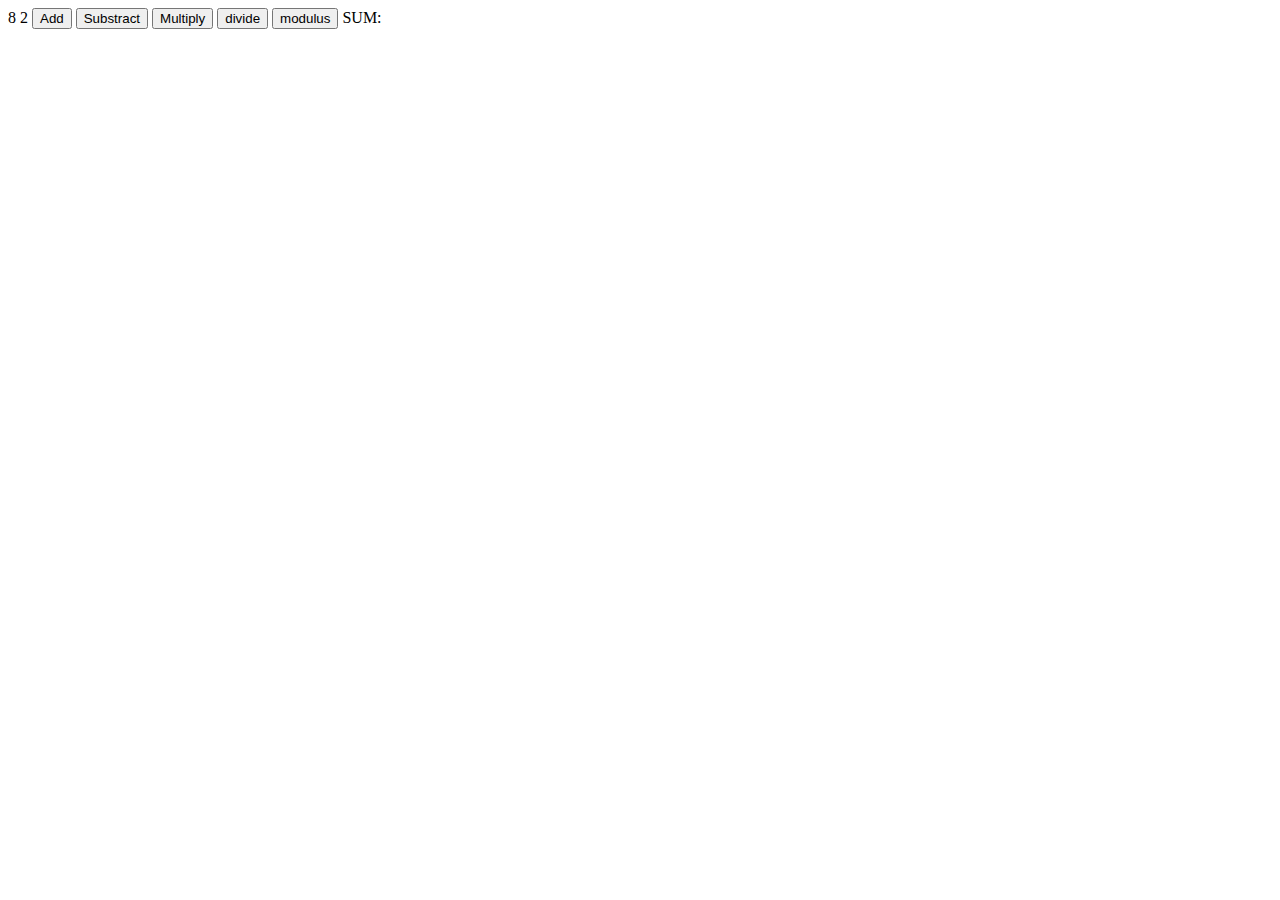
<file: index.html>
<!DOCTYPE html>
<html lang="en">
<head>
    <meta charset="UTF-8">
    <meta http-equiv="X-UA-Compatible" content="IE=edge">
    <meta name="viewport" content="width=device-width, initial-scale=1.0">
    <title>Document</title>
</head>
<body>
    
    <!-- <h1>Number of cars</h1>
    <h2 id="count-el">0</h2>
    <button id="increment" onclick="increment()">INCREMENT</button>
    <button id="save-btn" onclick="save()">SAVE</button>
    <p id="save-el">Previous entries: </p> -->
    <!-- <p id="welcome-john"></p> -->

    <span id="num1-el"></span>
    <span id="num2-el"></span>

    <button onclick="add()">Add</button>
    <button onclick="substract()">Substract</button>
    <button onclick="multiply()">Multiply</button>
    <button onclick="divide()">divide</button>
    <button onclick="modulus()">modulus</button>

    <span id="sum-el">SUM: </span>
    <script src="index.js"></script>
</body>
</html>
</file>
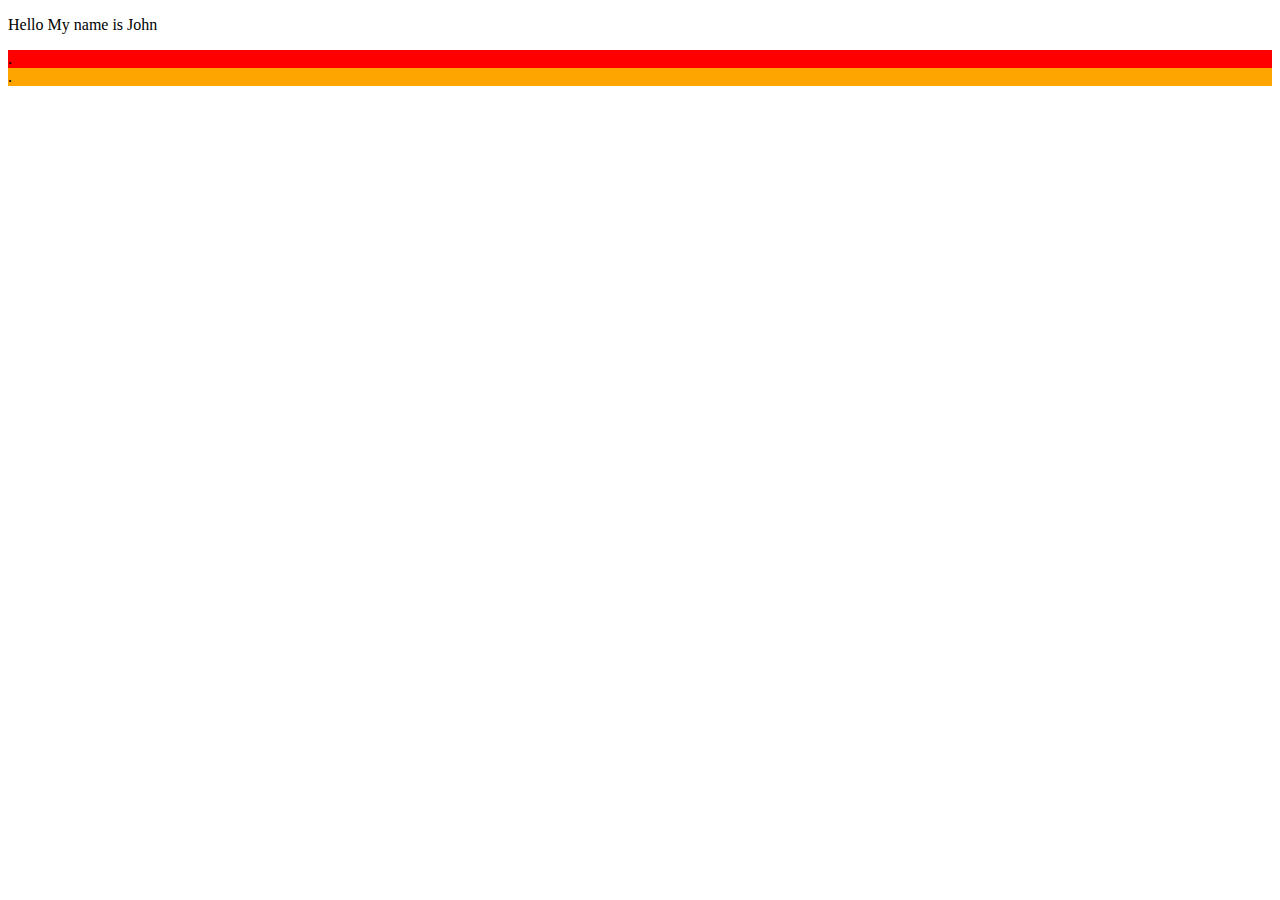
<file: tesr.html>
<!DOCTYPE html>
<html lang="en">
<head>
    <meta charset="UTF-8">
    <meta http-equiv="X-UA-Compatible" content="IE=edge">
    <meta name="viewport" content="width=device-width, initial-scale=1.0">
    <title>Document</title>
</head>
<body>
    <p id="greeting-el"></p>
    <script src="test.js"></script>
    <div id="apple-shelf" style="background: red;"> .</div>
    <div id="orange-shelf" style="background: orange;">.</div>
</body>
</html>
</file>
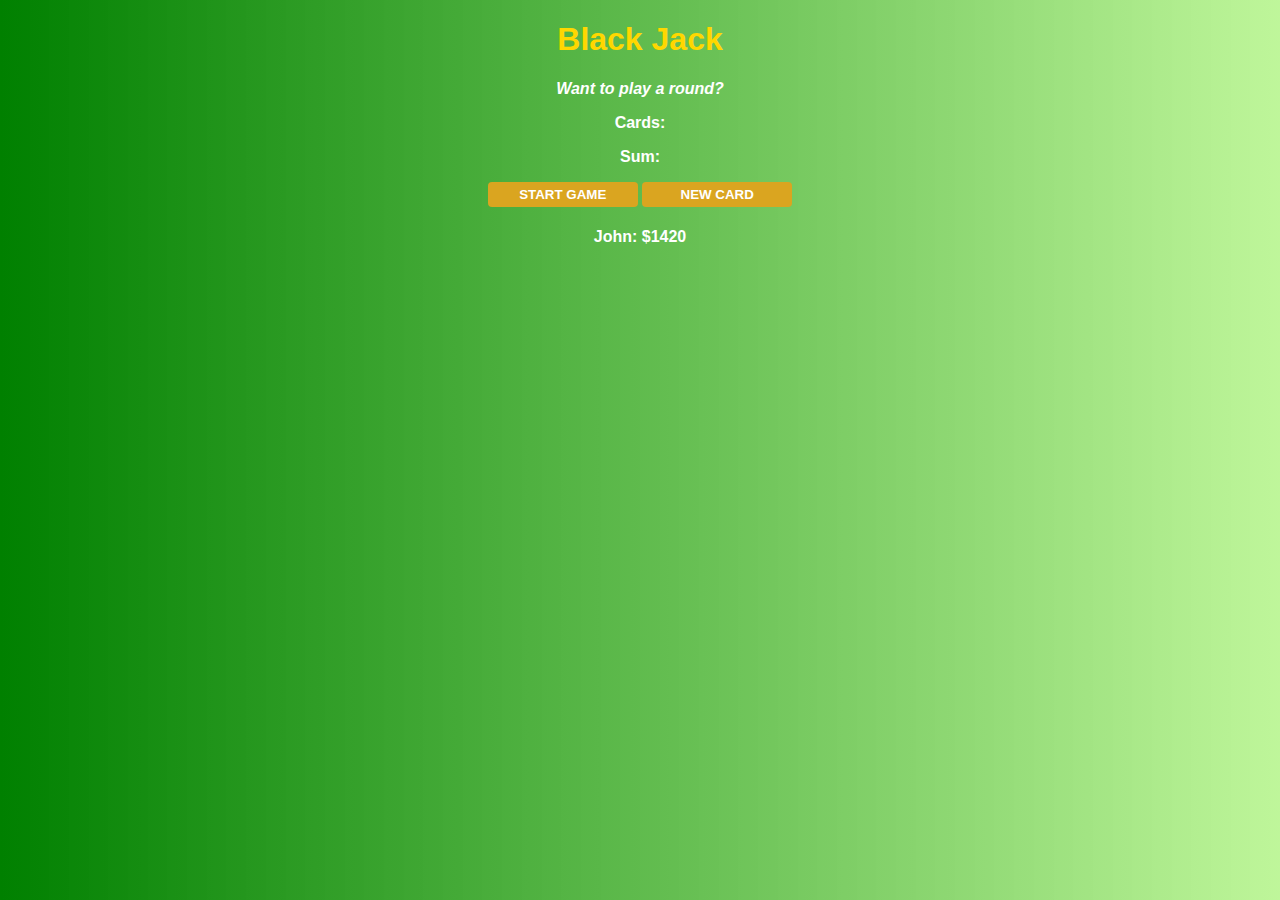
<file: blackjack/blackjack.html>
<!DOCTYPE html>
<html lang="en">
<head>
    <meta charset="UTF-8">
    <meta http-equiv="X-UA-Compatible" content="IE=edge">
    <meta name="viewport" content="width=device-width, initial-scale=1.0">
    <title>Document</title>
    <link rel="stylesheet" href="blackjack.css">
</head>
<body>

    <h1>Black Jack</h1>
    <p id="message-el">Want to play a round?</p>
    <p id="card-el">Cards:</p>
    <p id="sum-el">Sum:</p>
    <button onclick="startGame()" style="margin-bottom: 5px;">START GAME</button>
    <button onclick="newCard()">NEW CARD</button>
    <p id="player-el"></p>

    <script src="blackjack.js"></script>
</body>
</html>
</file>
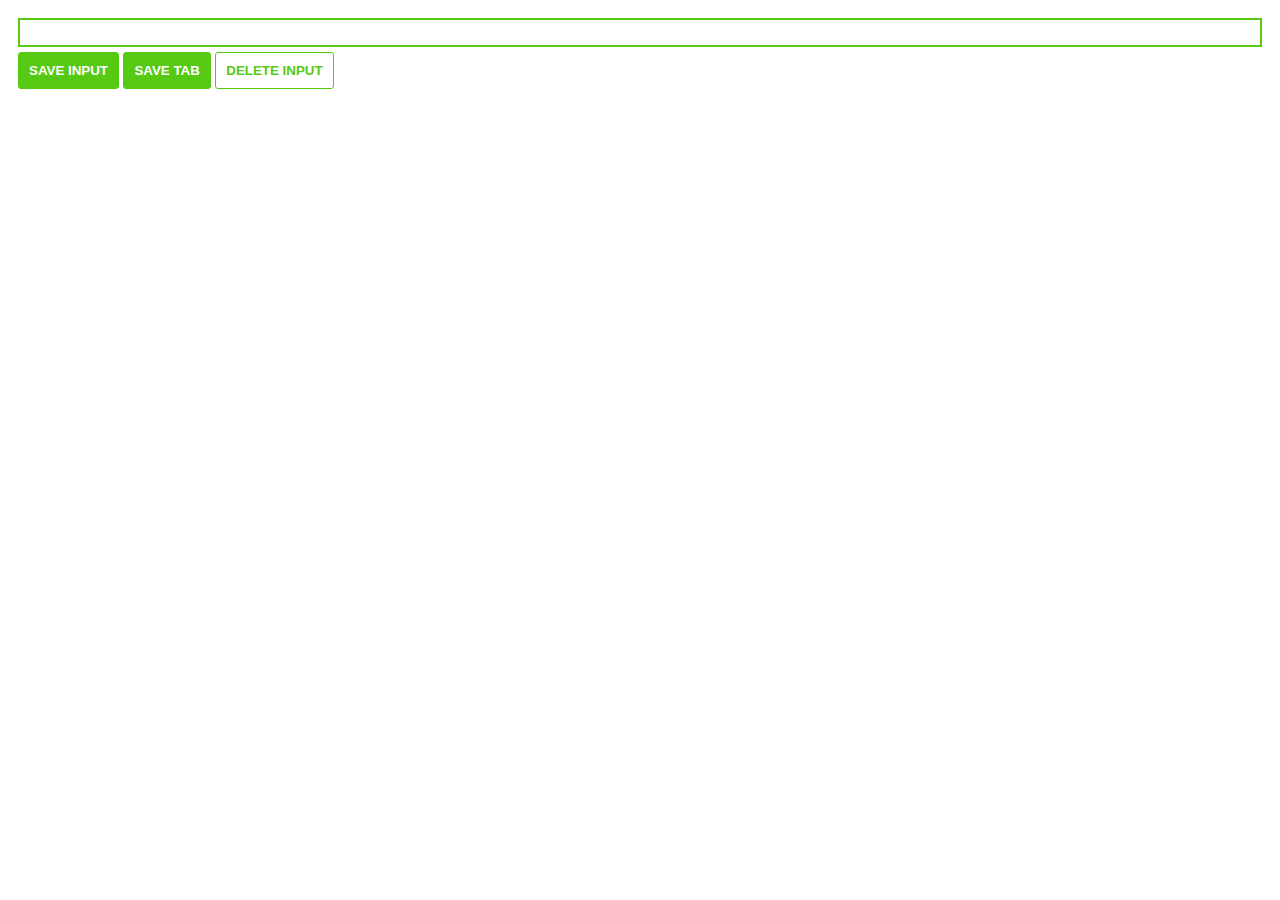
<file: chrome_ext/chrome_ext.html>
<!DOCTYPE html>
<html lang="en">
<head>
    <meta charset="UTF-8">
    <meta http-equiv="X-UA-Compatible" content="IE=edge">
    <meta name="viewport" content="width=device-width, initial-scale=1.0">
    <title>Save-Tab ext</title>
    <link rel="stylesheet" href="chrome_ext.css">
</head>
<body>
    <!-- The button tags -->
    <input type="text" id="input-el">
    <button id="input-btn">SAVE INPUT</button>
    <button id="tab-btn">SAVE TAB</button>
    <button id="delete-btn">DELETE INPUT</button>
    <ul id="ul-el"></ul>

    <script src="chrome_ext.js"></script>
</body>
</html>
</file>
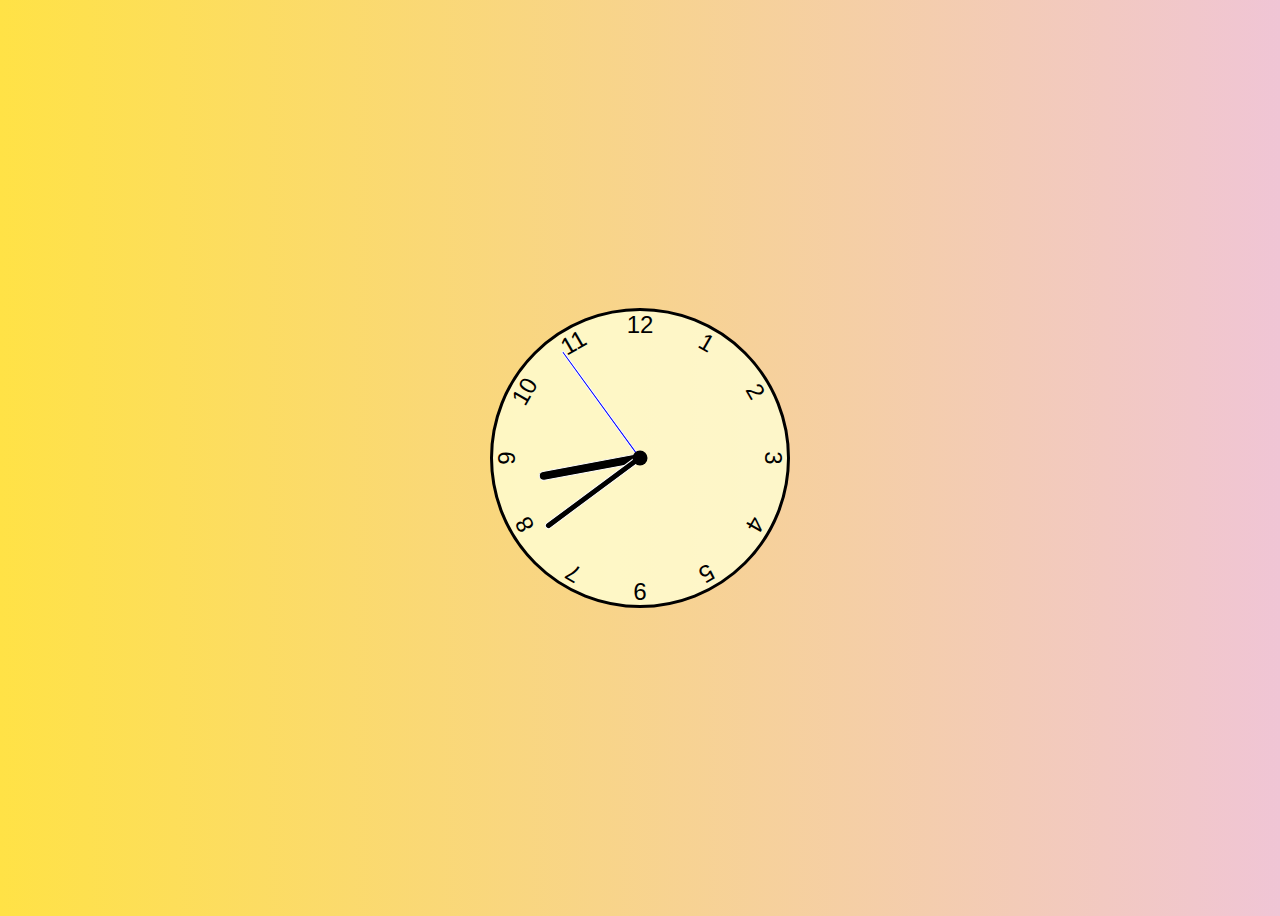
<file: Clock/Clock.html>
<!DOCTYPE html>
<html lang="en">
<head>
    <meta charset="UTF-8">
    <meta http-equiv="X-UA-Compatible" content="IE=edge">
    <meta name="viewport" content="width=device-width, initial-scale=1.0">
    <title>Clock</title>
    <link rel="stylesheet" href="/Clock/Clock.css">
</head>
<body>
    <div class="clock">
        <div id='hour-hand' class="hour hand"></div>
        <div id='minute-hand' class="minute hand"></div>
        <div id='second-hand' class="seconds hand"></div>
        <div class="number number1">1</div>
        <div class="number number2">2</div>
        <div class="number number3">3</div>
        <div class="number number4">4</div>
        <div class="number number5">5</div>
        <div class="number number6">9</div>
        <div class="number number7">7</div>
        <div class="number number8">8</div>
        <div class="number number9">9</div>
        <div class="number number10">10</div>
        <div class="number number11">11</div>
        <div class="number number12">12</div>
    </div>

    <script src="/Clock/Clock.js"></script>
</body>
</html>
</file>
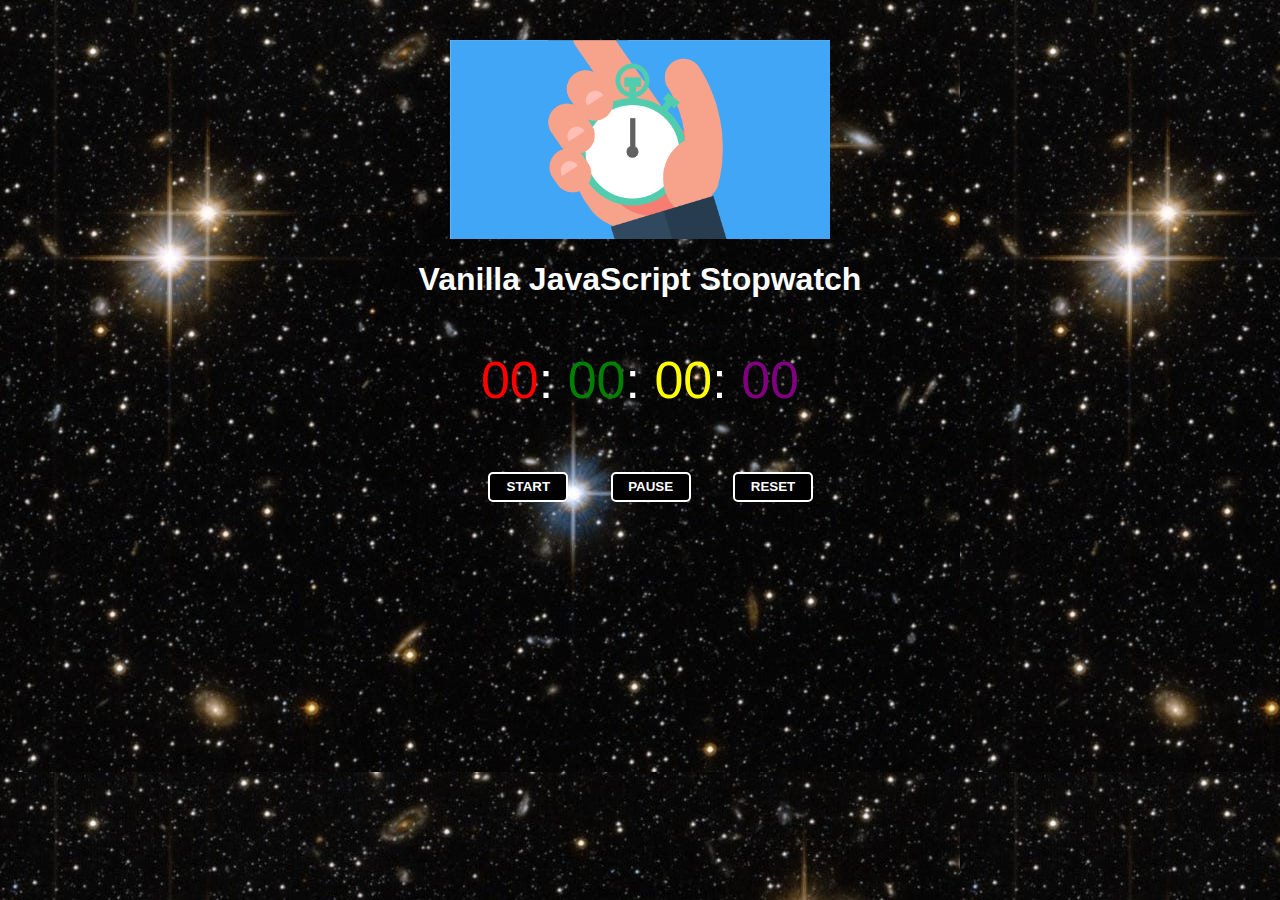
<file: Stopwatch/Stopwatch.html>
<!DOCTYPE html>
<html lang="en">
<head>
    <meta charset="UTF-8">
    <meta http-equiv="X-UA-Compatible" content="IE=edge">
    <meta name="viewport" content="width=device-width, initial-scale=1.0">
    <title>StopWatch</title>
    <link rel="stylesheet" href="Stopwatch.css">
</head>
<body>
   
        <img src="mid-stopwatch.png" alt="Watch" class="center">
        <h1 class="text">Vanilla JavaScript Stopwatch</h1>
        <p><span id="hours" style="color: red;">00</span>: <span id="minutes" style="color: green;">00</span>: <span id="seconds" style="color: yellow;">00</span>: <span id="tens" style="color: purple;">00</span></p>
    
    
    <div id="div-btn">
        <button id="start-btn">START</button>
        <button id="pause-btn">PAUSE</button>
        <button id="reset-btn">RESET</button>
    </div>

    <script src="/Stopwatch/Stopwatch.js"></script>
</body>
</html>
</file>
<file: blackjack/blackjack.css>
body {
    background: linear-gradient(to right, green, rgba(169, 243, 120, 0.747));
    font-family: 'Trebuchet MS', 'Lucida Sans Unicode', 'Lucida Grande', 'Lucida Sans', Arial, sans-serif;  
    text-align: center;
    color: white;
    font-weight: bolder; 
}
h1 {
    color: gold;
    align-items: center;
    
}

#message-el {
    font-style: italic;
}

button {
    color:  white;
    width: 150px;
    padding-top: 5px;
    padding-bottom: 5px;
    background-color: goldenrod;
    border: none;
    font-weight: bold;
    border-radius: 4px;
}

button:hover {
    color: greenyellow;
    background-color: #016f32;
}
</file>
<file: chrome_ext/chrome_ext.css>
body {
    margin: 10;
    padding: 10px;
    font-family: Arial, Helvetica, sans-serif;
    min-width: 480px;
}

button {
    color: white;
    background-color: #56c913; 
    border: 1px solid #56c913;
    border-radius: 3px;
    padding: 10px;
    font-weight: bold;
}

button:hover{
    color: #56c913;
    background-color: black; 
}

#delete-btn {
    color: #56c913;
    background-color: white;
}

#delete-btn:hover {
    color: white;
    background-color: black;
}

input {
    width: 100%;
    box-shadow: inset;
    padding: 5px;
    margin-bottom: 5px;
    box-sizing: border-box;
    border: 2px solid #56c913;
}

ul {
    list-style: none;
    margin-top: 20px;
    padding-left: 0;
}

li {
    margin-top: 5px;
}

a {
    color:  #56c913;
}
</file>
<file: Clock/Clock.css>
*, *::before, *::after {
    box-sizing: border-box;
    font-family: 'Franklin Gothic Medium', 'Arial Narrow', Arial, sans-serif;
}

body {
    background: linear-gradient(to right, rgba(255, 215, 0, 0.726), rgb(240, 197, 213));
    display: flex;
    justify-content: center;
    align-items: center;
    min-height: 100vh;
    overflow: hidden;
}

.clock {
    position: relative;
    width: 300px;
    height: 300px;
    background-color: rgb(255, 255, 213, .8);
    border-radius: 50%;
    border: 3px solid black;
}

.clock .number {
    --rotation: 0;
    position: absolute;
    width: 100%;
    height: 100%;
    text-align: center;
    transform: rotate(var(--rotation));
    font-size: 1.5rem;
}

.clock .number1 { --rotation: 30deg; }
.clock .number2 { --rotation: 60deg; }
.clock .number3 { --rotation: 90deg; }
.clock .number4 { --rotation: 120deg; }
.clock .number5 { --rotation: 150deg; }
.clock .number6 { --rotation: 180deg; }
.clock .number7 { --rotation: 210deg; }
.clock .number8 { --rotation: 240deg; }
.clock .number9 { --rotation: 270deg; }
.clock .number10 { --rotation: 300deg; }
.clock .number11 { --rotation: 330deg; }

.clock .hand {
    --rotation: 0;
    position: absolute;
    bottom: 50%;
    left: 50%;
    border: 1px solid white;
    border-top-left-radius: 10px;
    border-top-right-radius: 10px;
    z-index: 10;
    transform-origin: bottom;
    transform: translateX(-50%) rotate(calc(var(--rotation) * 1deg));
}

.clock::after {
    content: '';
    position: absolute;
    top: 50%;
    left: 50%;
    width: 15px;
    height: 15px;
    background-color: black;
    z-index: 11;
    border-radius: 50%;
    transform: translate(-50%, -50%);
}

.clock .hand.seconds {
    height: 45%;
    width: 3px;
    background-color: blue;
}

.clock .hand.minute {
    height: 40%;
    width: 7px;
    background-color: black;
}

.clock .hand.hour {
    height: 35%;
    width: 10px;
    background-color: black;
}
</file>
<file: Stopwatch/Stopwatch.css>
body {
    background-image: url("Stopwatch.jpg");
    font-family: Arial, Helvetica, sans-serif;
    height: 100%;
}

.center {
    display: block;
    margin-top: 40px;
    margin-left: auto;
    margin-right: auto;
    margin-bottom: 10px;
    width: 30%;
}

.text {
    color: white;
    text-align: center;
}

p {
    color: white;
    text-align: center;
    font-size: 52px;
}

#div-btn {
    margin: auto;
    width: 30%;
    padding: 10px;
}

#start-btn {
    border: 2px solid white;
    border-radius: 5px;
    height: 30px;
    width: 80px;
    margin-left: 10%;
    margin-right: 10%;
    background-color: black;
    color: white;
    font-weight: bold;
}

#pause-btn {
    border: 2px solid white;
    border-radius: 5px;
    height: 30px;
    width: 80px;
    margin-right: 10%;
    background-color: black;
    color: white;
    font-weight: bold;
}

#reset-btn {
    border: 2px solid white;
    border-radius: 5px;
    height: 30px;
    width: 80px;
    background-color: black;
    color: white;
    font-weight: bold;
}

#start-btn:hover {
    background-color: white;
    color: black;
    text-transform: capitalize;
}

#pause-btn:hover {
    background-color: white;
    color: black;
}

#reset-btn:hover {
    background-color: white;
    color: black;
}
</file>
